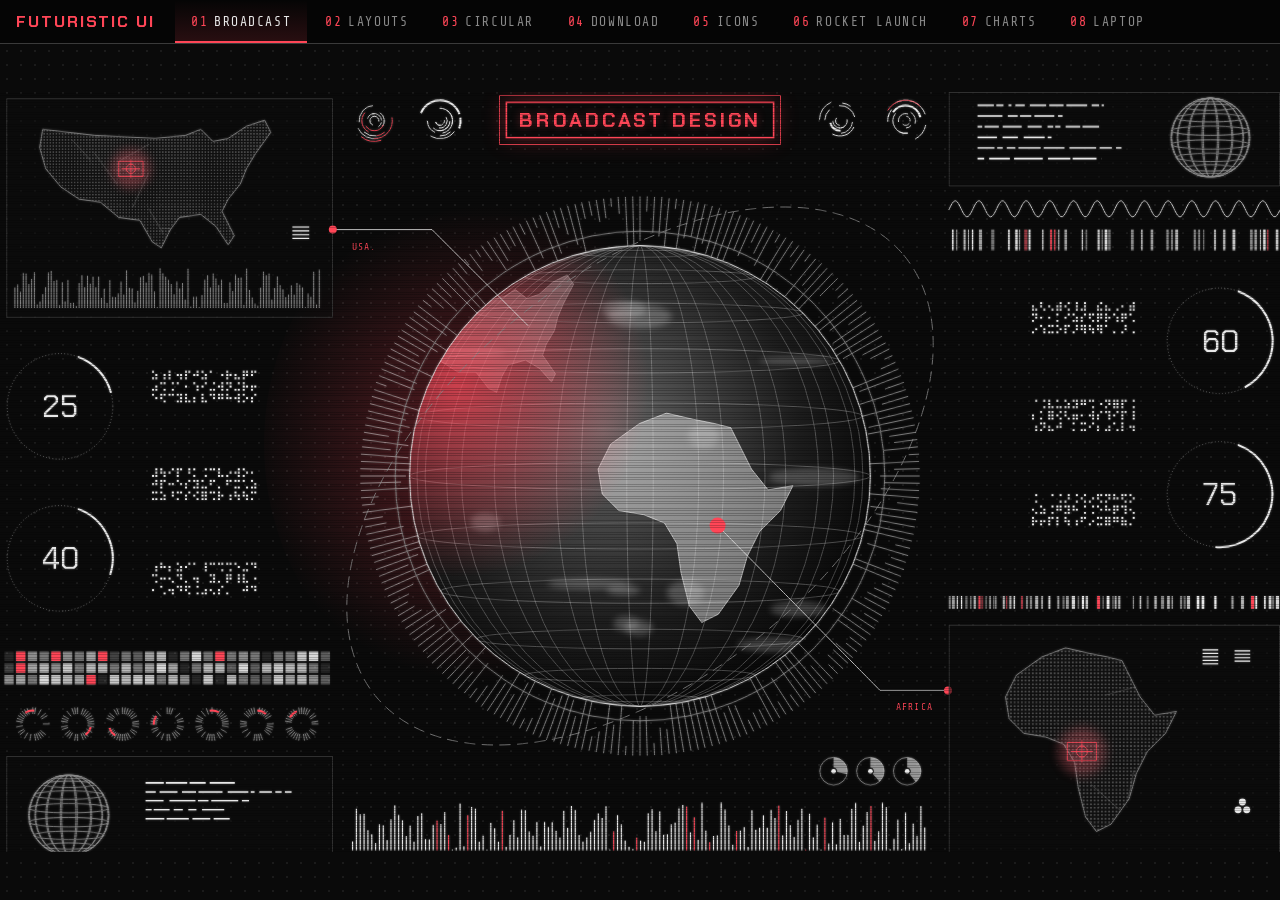
<file: index.html>
<!doctype html>
<html lang="en">
<head>
<meta charset="utf-8">
<title>Futuristic UI Mock-ups</title>
<link rel="stylesheet" href="styles/tokens.css">
<style>
  * { box-sizing: border-box; }
  html, body { margin: 0; height: 100%; background: var(--bg); color: var(--text); font-family: var(--font-mono); overflow: hidden; }
  body { display: flex; flex-direction: column; }
  nav { display: flex; align-items: stretch; gap: 2px; padding: 0 10px; background: #050505; border-bottom: 1px solid var(--line); flex: none; overflow-x: auto; }
  .brand { display: flex; align-items: center; padding: 0 18px 0 6px; font-family: var(--font-display); font-weight: 700; letter-spacing: .12em; color: var(--red); white-space: nowrap; }
  button {
    font: inherit; font-size: 13px; letter-spacing: .12em; text-transform: uppercase; white-space: nowrap;
    background: none; color: var(--text-dim); border: 0; border-bottom: 2px solid transparent;
    padding: 14px 16px 12px; cursor: pointer;
  }
  button:hover { color: var(--text); }
  button[aria-selected="true"] { color: var(--text); border-bottom-color: var(--red); background: linear-gradient(0deg, rgba(255,70,87,.14), transparent); }
  button .n { color: var(--red); margin-right: 6px; }
  iframe { flex: 1; width: 100%; border: 0; display: block; }
</style>
</head>
<body>
<nav role="tablist">
  <span class="brand">FUTURISTIC UI</span>
</nav>
<iframe id="view" title="Mock-up"></iframe>
<script>
  // One tab per frame of the Figma file, in the same order.
  const tabs = [
    ["broadcast", "Broadcast"],
    ["layouts", "Layouts"],
    ["circular", "Circular"],
    ["download", "Download"],
    ["icons", "Icons"],
    ["launch", "Rocket Launch"],
    ["charts", "Charts"],
    ["laptop", "Laptop"],
  ];
  const nav = document.querySelector("nav"), view = document.getElementById("view");
  const buttons = tabs.map(([id, name], i) => {
    const b = document.createElement("button");
    b.setAttribute("role", "tab");
    b.innerHTML = `<span class="n">0${i + 1}</span>${name}`;
    // clicking the open tab again reloads it (handy for getting back from a full-size layout)
    b.onclick = () => (location.hash.slice(1) === id ? open(id) : (location.hash = id));
    nav.appendChild(b);
    return b;
  });
  function open(id) {
    const i = Math.max(0, tabs.findIndex((t) => t[0] === id));
    buttons.forEach((b, j) => b.setAttribute("aria-selected", i === j));
    view.src = `screens/${tabs[i][0]}.html`;
  }
  // Number keys 1-8 switch tabs too.
  addEventListener("keydown", (e) => { const n = +e.key; if (n >= 1 && n <= tabs.length) buttons[n - 1].click(); });
  addEventListener("message", (e) => { if (e.origin === location.origin && buttons[e.data?.tab - 1]) buttons[e.data.tab - 1].click(); });
  addEventListener("hashchange", () => open(location.hash.slice(1)));
  open(location.hash.slice(1));
</script>
</body>
</html>
</file>
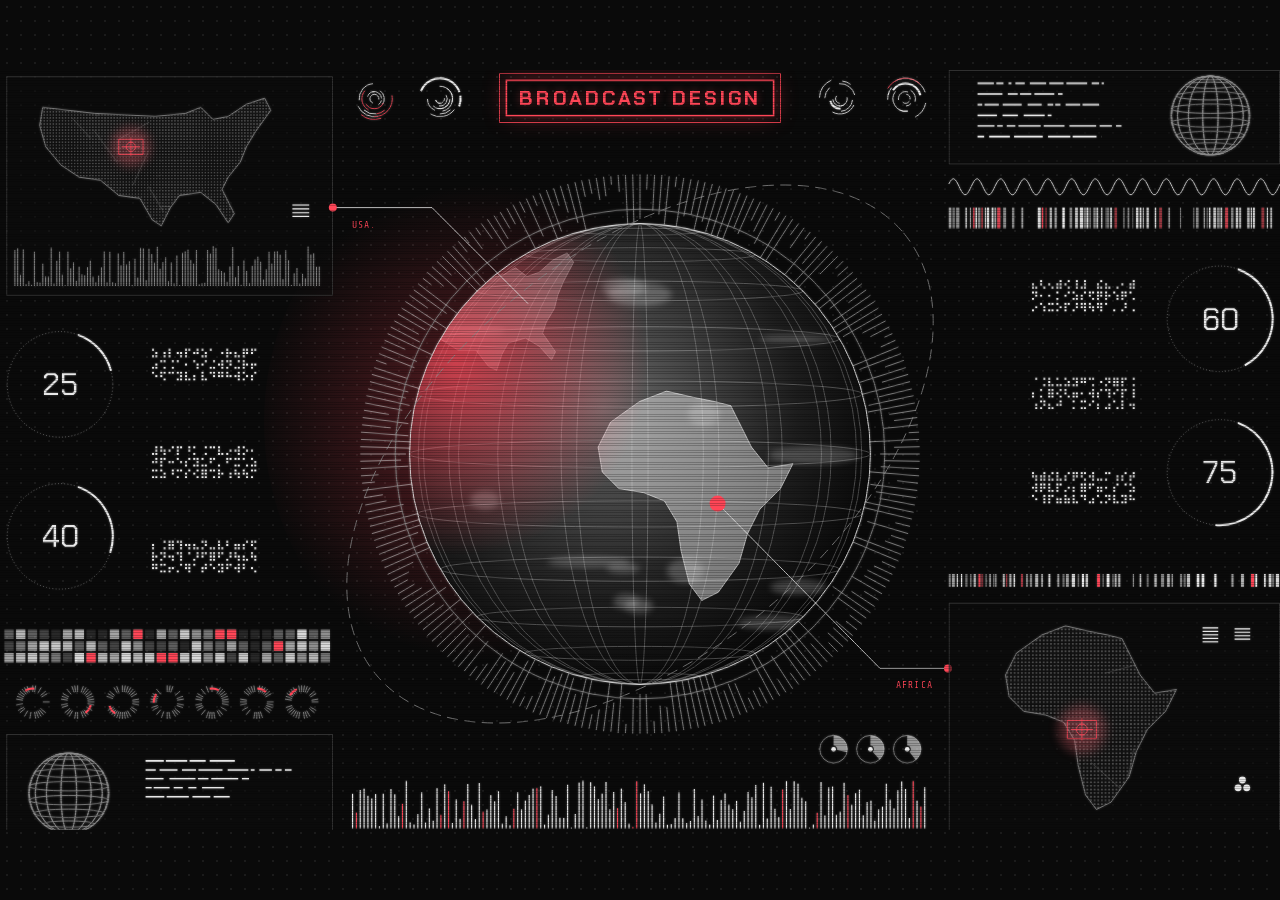
<file: screens/broadcast.html>
<!doctype html>
<html lang="en">
<head>
<meta charset="utf-8">
<title>Broadcast</title>
<link rel="stylesheet" href="../styles/hud.css">
</head>
<body>
<div class="stage">
  <div class="glow" style="left:330px;top:120px;width:560px;height:640px"></div>

  <!-- top center: title + four spinning discs -->
  <div class="banner ghost bracket" style="left:632px;top:12px;width:336px;height:46px;font-size:25px">Broadcast Design</div>
  <div data-part="segs" data-red style="left:440px;top:8px;width:56px;height:56px"></div>
  <div data-part="segs" style="left:522px;top:8px;width:56px;height:56px"></div>
  <div data-part="segs" style="left:1022px;top:8px;width:56px;height:56px"></div>
  <div data-part="segs" data-red style="left:1104px;top:8px;width:56px;height:56px"></div>

  <!-- top left: USA map -->
  <div class="panel" style="left:8px;top:8px;width:408px;height:274px"></div>
  <div data-part="map" data-which="usa" data-mx="64" data-my="40" style="left:24px;top:20px;width:340px;height:190px"></div>
  <div data-part="icon" data-i="11" style="left:362px;top:162px;width:28px;height:28px"></div>
  <div data-part="bars" data-live data-rate="2" data-n="110" data-w="384" data-h="50" data-fill=".35" style="left:18px;top:220px;width:384px;height:50px;opacity:.55"></div>

  <!-- left column: dials and dot "text" -->
  <div data-part="gauge" data-value="25" style="left:0;top:318px;width:150px;height:150px"></div>
  <div data-part="gauge" data-value="40" style="left:0;top:508px;width:150px;height:150px"></div>
  <div data-part="braille" data-live data-rate="8" data-cols="13" data-rows="3" style="left:188px;top:326px;width:134px;height:84px"></div>
  <div data-part="braille" data-live data-rate="9" data-cols="13" data-rows="3" style="left:188px;top:448px;width:134px;height:84px"></div>
  <div data-part="braille" data-live data-rate="7" data-cols="13" data-rows="3" style="left:188px;top:566px;width:134px;height:84px"></div>
  <div data-part="grid" data-live data-rate="3" data-red data-cols="28" data-rows="3" data-w="410" data-h="44" style="left:4px;top:698px;width:410px;height:44px"></div>
  <div data-part="dials" data-n="7" style="left:4px;top:762px;width:410px;height:56px"></div>

  <!-- bottom left: small globe + text lines -->
  <div class="panel" style="left:8px;top:830px;width:408px;height:130px"></div>
  <div data-part="globe" data-lat="9" data-lon="8" data-dim style="left:30px;top:848px;width:112px;height:112px"></div>
  <div data-part="dashes" data-rows="5" style="left:182px;top:858px;width:200px;height:56px"></div>

  <!-- center: the Earth -->
  <div data-part="ticks" data-n="240" data-rand data-len="9" style="left:420px;top:100px;width:760px;height:760px;opacity:.6"></div>
  <div data-part="earth" style="left:440px;top:120px;width:720px;height:720px"></div>
  <svg class="hud" viewBox="0 0 1600 950" style="left:0;top:0;width:1600px;height:950px;pointer-events:none">
    <ellipse cx="800" cy="480" rx="430" ry="250" transform="rotate(-40 800 480)" class="d" style="stroke-dasharray:14 8"/>
    <path d="M416 172H540L660 292"/><circle cx="416" cy="172" r="5" class="fr"/>
    <path d="M1185 748H1100L897 542"/><circle cx="1185" cy="748" r="5" class="fr"/>
    <circle cx="897" cy="542" r="10" class="fr blink"/>
  </svg>
  <div class="lbl red" style="left:440px;top:186px;font-size:12px">USA.</div>
  <div class="lbl red" style="left:1120px;top:762px;font-size:12px">Africa</div>
  <div data-part="dials" data-kind="disc" data-n="3" style="left:1018px;top:826px;width:140px;height:46px"></div>
  <div data-part="bars" data-live data-red data-n="150" data-w="720" data-h="60" data-fill=".3" style="left:440px;top:888px;width:720px;height:60px"></div>

  <!-- top right -->
  <div class="panel" style="left:1186px;top:0;width:414px;height:118px"></div>
  <div data-part="dashes" data-rows="6" style="left:1222px;top:10px;width:200px;height:80px"></div>
  <div data-part="globe" data-lat="9" data-lon="8" data-dim style="left:1458px;top:2px;width:110px;height:110px"></div>
  <div data-part="line" data-live data-k="14" data-w="414" data-h="24" data-speed=".5" style="left:1186px;top:134px;width:414px;height:24px"></div>
  <div data-part="barcode" data-live data-rate="2" data-w="414" data-h="26" style="left:1186px;top:172px;width:414px;height:26px"></div>

  <!-- right column: dot "text" and dials -->
  <div data-part="braille" data-live data-rate="8" data-cols="13" data-rows="3" style="left:1288px;top:240px;width:132px;height:84px"></div>
  <div data-part="braille" data-live data-rate="9" data-cols="13" data-rows="3" style="left:1288px;top:362px;width:132px;height:84px"></div>
  <div data-part="braille" data-live data-rate="7" data-cols="13" data-rows="3" style="left:1288px;top:480px;width:132px;height:84px"></div>
  <div data-part="gauge" data-value="60" style="left:1450px;top:236px;width:150px;height:150px"></div>
  <div data-part="gauge" data-value="75" style="left:1450px;top:428px;width:150px;height:150px"></div>
  <div data-part="barcode" data-w="414" data-h="16" style="left:1186px;top:630px;width:414px;height:16px"></div>

  <!-- bottom right: Africa map -->
  <div class="panel" style="left:1186px;top:666px;width:414px;height:290px"></div>
  <div data-part="map" data-which="africa" data-mx="44" data-my="60" style="left:1236px;top:688px;width:260px;height:250px"></div>
  <div data-part="icon" data-i="19" style="left:1500px;top:692px;width:26px;height:26px"></div>
  <div data-part="icon" data-i="11" style="left:1540px;top:692px;width:26px;height:26px"></div>
  <div data-part="icon" data-i="49" style="left:1540px;top:880px;width:26px;height:26px"></div>
</div>
<script src="../js/parts.js"></script>
</body>
</html>
</file>
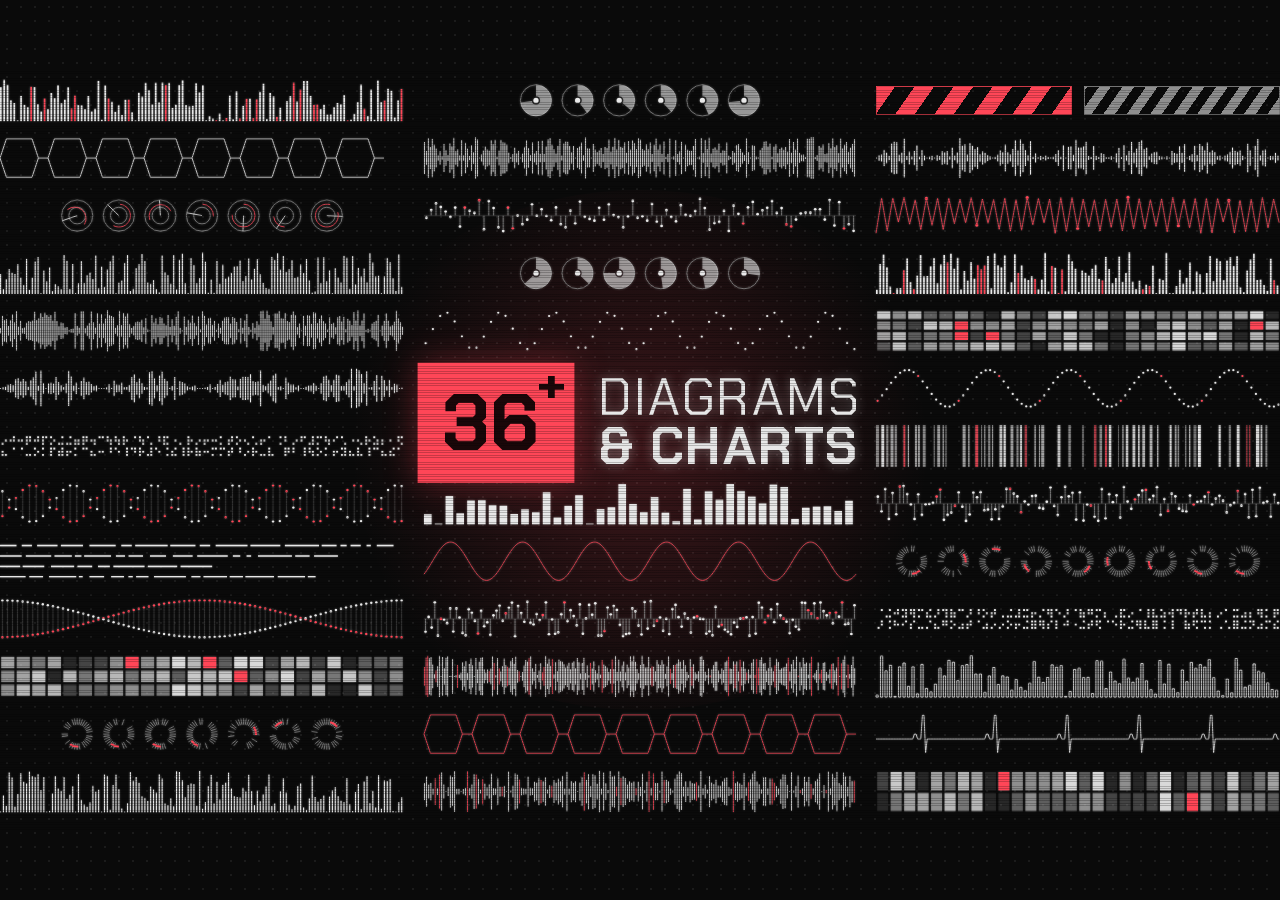
<file: screens/charts.html>
<!doctype html>
<html lang="en">
<head>
<meta charset="utf-8">
<title>Diagrams &amp; Charts</title>
<link rel="stylesheet" href="../styles/hud.css">
</head>
<body>
<div class="stage" id="stage">
  <div class="glow" style="left:400px;top:150px;width:800px;height:650px;opacity:.6"></div>
  <div class="kit-title" style="left:522px;top:366px;gap:30px">
    <div class="count" style="font-size:100px;line-height:150px">36<sup>+</sup></div>
    <div class="words" style="font-size:64px"><span>Diagrams</span><b>&amp; Charts</b></div>
  </div>
</div>
<script>
  // Three columns of chart strips, each row 66px tall. null = gap left for the title.
  const L = { live: "" };
  const columns = [
    { x: 0, w: 505, rows: [
      { part: "bars", n: 120, fill: ".5", red: "", ...L, rate: 2 },
      { part: "chain" },
      { part: "dials", n: 7, kind: "radar" },
      { part: "bars", n: 140, fill: ".4", ...L, rate: 2 },
      { part: "bars", n: 200, fill: ".3", mirror: "", ...L },
      { part: "bars", n: 160, fill: ".4", mirror: "", env: 4, ...L },
      { part: "braille", cols: 50, rows: 2 },
      { part: "helix", k: 5, ...L, speed: ".25" },
      { part: "dashes", rows: 4 },
      { part: "helix", k: 1, n: 80, ...L, speed: ".2" },
      { part: "grid", cols: 26, rows: 3, ...L, rate: 4 },
      { part: "dials", n: 7 },
      { part: "bars", n: 140, fill: ".4", ...L, rate: 3 },
    ]},
    { x: 530, w: 540, rows: [
      { part: "dials", n: 6, kind: "disc" },
      { part: "bars", n: 220, fill: ".3", mirror: "", ...L },
      { part: "stems", n: 90, ...L, rate: 2 },
      { part: "dials", n: 6, kind: "disc" },
      { part: "dotwave", n: 60, k: 8, ...L, speed: ".3" },
      null, null,
      { part: "bars", n: 40, fill: ".7", ...L, rate: 3 },
      { part: "line", k: 6, red: "", ...L, speed: ".3" },
      { part: "stems", n: 140 },
      { part: "bars", n: 260, fill: ".3", mirror: "", red: "", ...L },
      { part: "chain", red: "" },
      { part: "bars", n: 200, fill: ".35", mirror: "", red: "", ...L },
    ]},
    { x: 1095, w: 505, rows: [
      { part: "hazardbar" },
      { part: "bars", n: 160, fill: ".4", mirror: "", env: 7, ...L },
      { part: "line", type: "zig", red: "", marks: "", ...L, rate: 3 },
      { part: "bars", n: 120, fill: ".5", red: "", ...L, rate: 2 },
      { part: "grid", cols: 26, rows: 4, ...L, rate: 3 },
      { part: "dotwave", n: 90, k: 5, red: "", ...L, speed: ".25" },
      { part: "barcode", ...L, rate: 3 },
      { part: "stems", n: 110, ...L, rate: 3 },
      { part: "dials", n: 9 },
      { part: "braille", cols: 50, rows: 2 },
      { part: "bars", n: 90, fill: ".5", hollow: "", ...L, rate: 3 },
      { part: "line", type: "ecg", ...L, speed: ".5" },
      { part: "grid", cols: 30, rows: 2, ...L, rate: 5 },
    ]},
  ];
  const stage = document.getElementById("stage");
  for (const col of columns)
    col.rows.forEach((spec, i) => {
      if (!spec) return;
      const el = document.createElement("div");
      const top = 12 + i * 72, h = 52;
      Object.assign(el.style, { left: `${col.x}px`, top: `${top}px`, width: `${col.w}px`, height: `${h}px` });
      if (spec.part === "hazardbar") {
        el.innerHTML = `<div class="hazard" style="position:absolute;inset:8px 260px 8px 0;border:1px solid var(--red)"></div>` +
          `<div class="hazard white" style="position:absolute;inset:8px 0 8px 260px;opacity:.6;border:1px solid var(--text)"></div>`;
      } else {
        for (const [k, v] of Object.entries(spec)) el.dataset[k] = v;
        // dials and braille keep their own shape; everything else is drawn to fill the row
        if (!["dials", "braille"].includes(spec.part)) { el.dataset.w = col.w; el.dataset.h = h; }
      }
      stage.appendChild(el);
    });
</script>
<script src="../js/parts.js"></script>
</body>
</html>
</file>
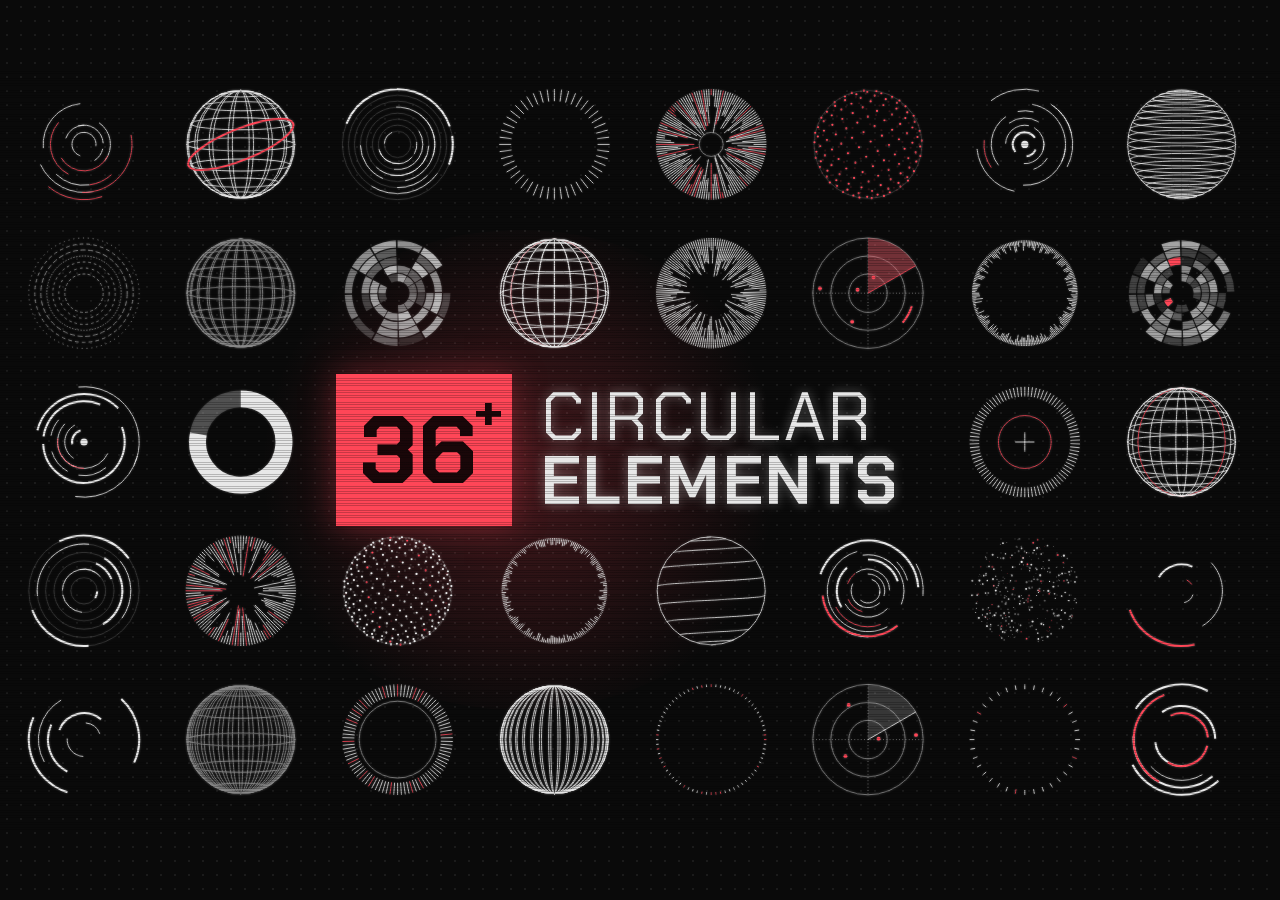
<file: screens/circular.html>
<!doctype html>
<html lang="en">
<head>
<meta charset="utf-8">
<title>Circular Elements</title>
<link rel="stylesheet" href="../styles/hud.css">
</head>
<body>
<div class="stage" id="stage">
  <div class="glow" style="left:300px;top:200px;width:700px;height:600px;opacity:.7"></div>
  <div class="kit-title" style="left:420px;top:380px">
    <div class="count">36<sup>+</sup></div>
    <div class="words"><span>Circular</span><b>Elements</b></div>
  </div>
</div>
<script>
  // 8 x 5 grid of round pieces; the middle of row 3 is left open for the title.
  const rows = [
    [{ part: "segs", red: "" }, { part: "globe", orbit: "", lat: 8, lon: 8 }, { part: "segs", guides: "", still: "", step: 5 }, { part: "ticks", n: 48, len: 10 },
     { part: "ticks", n: 140, rand: "", len: 32, inner: "", red: "" }, { part: "dotsphere", red: "" }, { part: "segs", red: "", dot: "" }, { part: "globe", lat: 22, lon: 0 }],
    [{ part: "dashrings" }, { part: "globe", lat: 8, lon: 12, dim: "" }, { part: "sectors", n: 12 }, { part: "globe", lat: 12, lon: 10, red: "" },
     { part: "ticks", n: 150, rand: "", len: 28 }, { part: "radar", red: "" }, { part: "ticks", n: 200, rand: "", len: 8, r: 44 }, { part: "sectors", red: "" }],
    [{ part: "segs", red: "", dot: "" }, { part: "progress", value: 78 }, null, null, null, null, { part: "ticks", n: 90, len: 8, target: "" }, { part: "globe", lat: 12, lon: 6, red: "" }],
    [{ part: "segs", guides: "", step: 7 }, { part: "ticks", n: 120, rand: "", len: 30, red: "" }, { part: "dotsphere", n: 400 }, { part: "ticks", n: 180, rand: "", len: 6, r: 44 },
     { part: "spiral" }, { part: "segs", red: "", step: 4 }, { part: "cloud" }, { part: "segs", still: "", step: 12, red: "" }],
    [{ part: "segs", step: 8 }, { part: "globe", lat: 6, lon: 16, dim: "" }, { part: "ticks", n: 90, len: 10, inner: "", red: "" }, { part: "globe", lat: 1, lon: 18 },
     { part: "ticks", n: 72, len: 2, red: "" }, { part: "radar" }, { part: "ticks", n: 36, len: 4, red: "" }, { part: "segs", red: "", min: 20 }],
  ];
  const stage = document.getElementById("stage");
  rows.forEach((row, y) => row.forEach((spec, x) => {
    if (!spec) return;
    const el = document.createElement("div");
    for (const [k, v] of Object.entries(spec)) el.dataset[k] = v;
    Object.assign(el.style, { left: `${30 + x * 196}px`, top: `${18 + y * 186}px`, width: "150px", height: "150px" });
    stage.appendChild(el);
  }));
</script>
<script src="../js/parts.js"></script>
</body>
</html>
</file>
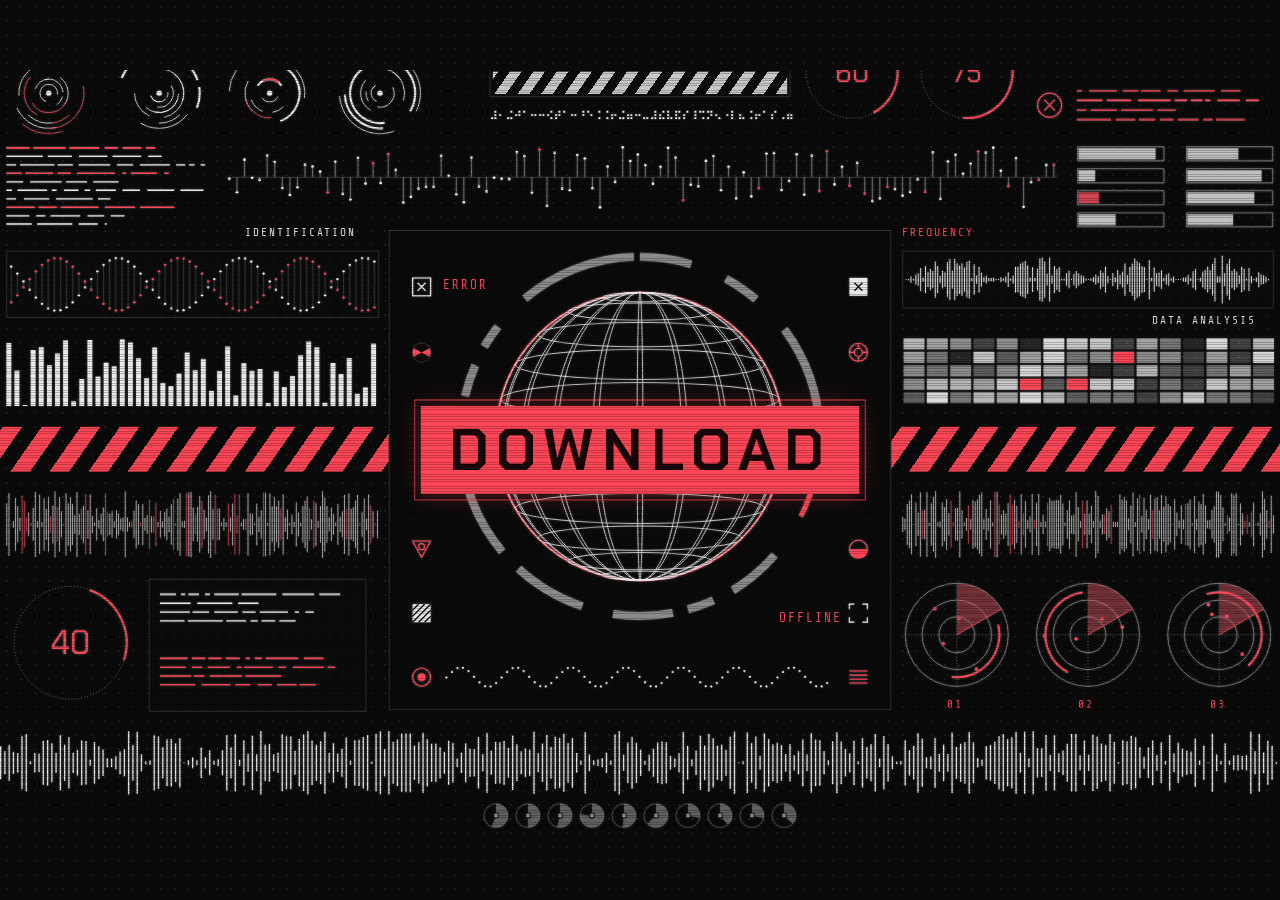
<file: screens/download.html>
<!doctype html>
<html lang="en">
<head>
<meta charset="utf-8">
<title>Download</title>
<link rel="stylesheet" href="../styles/hud.css">
</head>
<body>
<div class="stage">
  <!-- top strip -->
  <div data-part="segs" data-red data-dot style="left:6px;top:-26px;width:110px;height:110px"></div>
  <div data-part="segs" data-dot style="left:144px;top:-26px;width:110px;height:110px"></div>
  <div data-part="segs" data-red data-dot style="left:282px;top:-26px;width:110px;height:110px"></div>
  <div data-part="segs" data-dot style="left:420px;top:-26px;width:110px;height:110px"></div>
  <div class="panel" style="left:612px;top:-2px;width:376px;height:36px"></div>
  <div class="hazard white" style="left:616px;top:2px;width:368px;height:28px;opacity:.85"></div>
  <div data-part="braille" data-live data-rate="6" data-cols="38" data-rows="1" style="left:612px;top:48px;width:380px;height:16px"></div>
  <div data-part="gauge" data-value="60" data-red style="left:1000px;top:-62px;width:130px;height:130px"></div>
  <div data-part="gauge" data-value="75" data-red style="left:1144px;top:-62px;width:130px;height:130px"></div>
  <div data-part="icon" data-i="15" style="left:1292px;top:24px;width:40px;height:40px"></div>
  <div data-part="dashes" data-allred data-rows="4" style="left:1346px;top:20px;width:244px;height:48px"></div>

  <!-- second row -->
  <div data-part="dashes" data-red data-rows="10" style="left:8px;top:92px;width:262px;height:106px"></div>
  <div data-part="stems" data-live data-rate="2" data-n="110" data-w="1040" data-h="84" style="left:282px;top:92px;width:1040px;height:84px"></div>
  <div data-part="meters" data-live data-rate="4" data-rows="4" style="left:1346px;top:92px;width:110px;height:110px"></div>
  <div data-part="meters" data-live data-rate="5" data-rows="4" style="left:1482px;top:92px;width:110px;height:110px"></div>

  <!-- left side -->
  <div class="lbl" style="left:306px;top:196px">Identification</div>
  <div class="panel" style="left:8px;top:226px;width:466px;height:84px"></div>
  <div data-part="helix" data-live data-speed=".25" data-w="460" data-h="72" style="left:11px;top:232px;width:460px;height:72px"></div>
  <div data-part="bars" data-live data-rate="3" data-n="46" data-fill=".6" data-w="466" data-h="84" style="left:8px;top:336px;width:466px;height:84px"></div>

  <!-- right side -->
  <div class="lbl red" style="left:1128px;top:196px">Frequency</div>
  <div class="panel" style="left:1128px;top:226px;width:464px;height:72px"></div>
  <div data-part="bars" data-live data-mirror data-env="4" data-n="150" data-fill=".4" data-w="456" data-h="60" style="left:1132px;top:232px;width:456px;height:60px"></div>
  <div class="lbl" style="left:1440px;top:306px">Data analysis</div>
  <div data-part="grid" data-live data-rate="4" data-cols="16" data-rows="5" data-w="466" data-h="84" style="left:1128px;top:334px;width:466px;height:84px"></div>

  <!-- the red warning band right across the screen -->
  <div class="hazard" style="left:0;top:446px;width:1600px;height:56px"></div>

  <!-- center panel: globe, status icons, DOWNLOAD banner -->
  <div class="panel solid" style="left:486px;top:200px;width:628px;height:600px"></div>
  <div data-part="bezel" style="left:556px;top:214px;width:488px;height:488px"></div>
  <div data-part="globe" data-lat="12" data-lon="10" data-redrim style="left:600px;top:258px;width:400px;height:400px"></div>
  <div data-part="icon" data-i="64" style="left:512px;top:256px;width:30px;height:30px"></div>
  <div class="lbl red" style="left:554px;top:260px;font-size:16px">Error</div>
  <div data-part="icon" data-i="65" style="left:1058px;top:256px;width:30px;height:30px"></div>
  <div data-part="icon" data-i="58" data-red style="left:512px;top:338px;width:30px;height:30px"></div>
  <div data-part="icon" data-i="36" data-red style="left:1058px;top:338px;width:30px;height:30px"></div>
  <div data-part="icon" data-i="53" data-red style="left:512px;top:584px;width:30px;height:30px"></div>
  <div data-part="icon" data-i="66" data-red style="left:1058px;top:584px;width:30px;height:30px"></div>
  <div data-part="icon" data-i="13" style="left:512px;top:664px;width:30px;height:30px"></div>
  <div data-part="icon" data-i="31" style="left:1058px;top:664px;width:30px;height:30px"></div>
  <div class="lbl red blink" style="left:974px;top:676px;font-size:16px">Offline</div>
  <div data-part="icon" data-i="41" style="left:512px;top:744px;width:30px;height:30px"></div>
  <div data-part="dotwave" data-live data-speed=".35" data-n="70" data-k="7" data-w="480" data-h="30" style="left:556px;top:744px;width:480px;height:30px"></div>
  <div data-part="icon" data-i="11" data-red style="left:1058px;top:744px;width:30px;height:30px"></div>
  <div class="banner bracket" style="left:526px;top:420px;width:548px;height:110px;font-size:72px">Download</div>

  <!-- below the band -->
  <div data-part="bars" data-live data-mirror data-red data-n="170" data-fill=".22" data-w="466" data-h="84" style="left:8px;top:526px;width:466px;height:84px;opacity:.85"></div>
  <div data-part="bars" data-live data-mirror data-red data-n="170" data-fill=".22" data-w="466" data-h="84" style="left:1128px;top:526px;width:466px;height:84px;opacity:.85"></div>
  <div data-part="gauge" data-value="40" data-red style="left:8px;top:636px;width:160px;height:160px"></div>
  <div class="panel" style="left:186px;top:636px;width:272px;height:166px"></div>
  <div data-part="dashes" data-rows="4" style="left:200px;top:650px;width:244px;height:44px"></div>
  <div data-part="dashes" data-allred data-rows="4" style="left:200px;top:730px;width:244px;height:44px"></div>
  <div data-part="radar" data-red style="left:1126px;top:636px;width:140px;height:140px"></div>
  <div data-part="radar" data-red style="left:1290px;top:636px;width:140px;height:140px"></div>
  <div data-part="radar" data-red style="left:1454px;top:636px;width:140px;height:140px"></div>
  <div class="lbl red" style="left:1184px;top:786px">01</div>
  <div class="lbl red" style="left:1348px;top:786px">02</div>
  <div class="lbl red" style="left:1512px;top:786px">03</div>

  <!-- bottom noise line -->
  <div data-part="bars" data-live data-mirror data-n="300" data-fill=".3" data-w="1600" data-h="80" style="left:0;top:826px;width:1600px;height:80px"></div>
  <div data-part="dials" data-kind="disc" data-n="10" style="left:400px;top:912px;width:800px;height:40px;opacity:.6"></div>
</div>
<script src="../js/parts.js"></script>
</body>
</html>
</file>
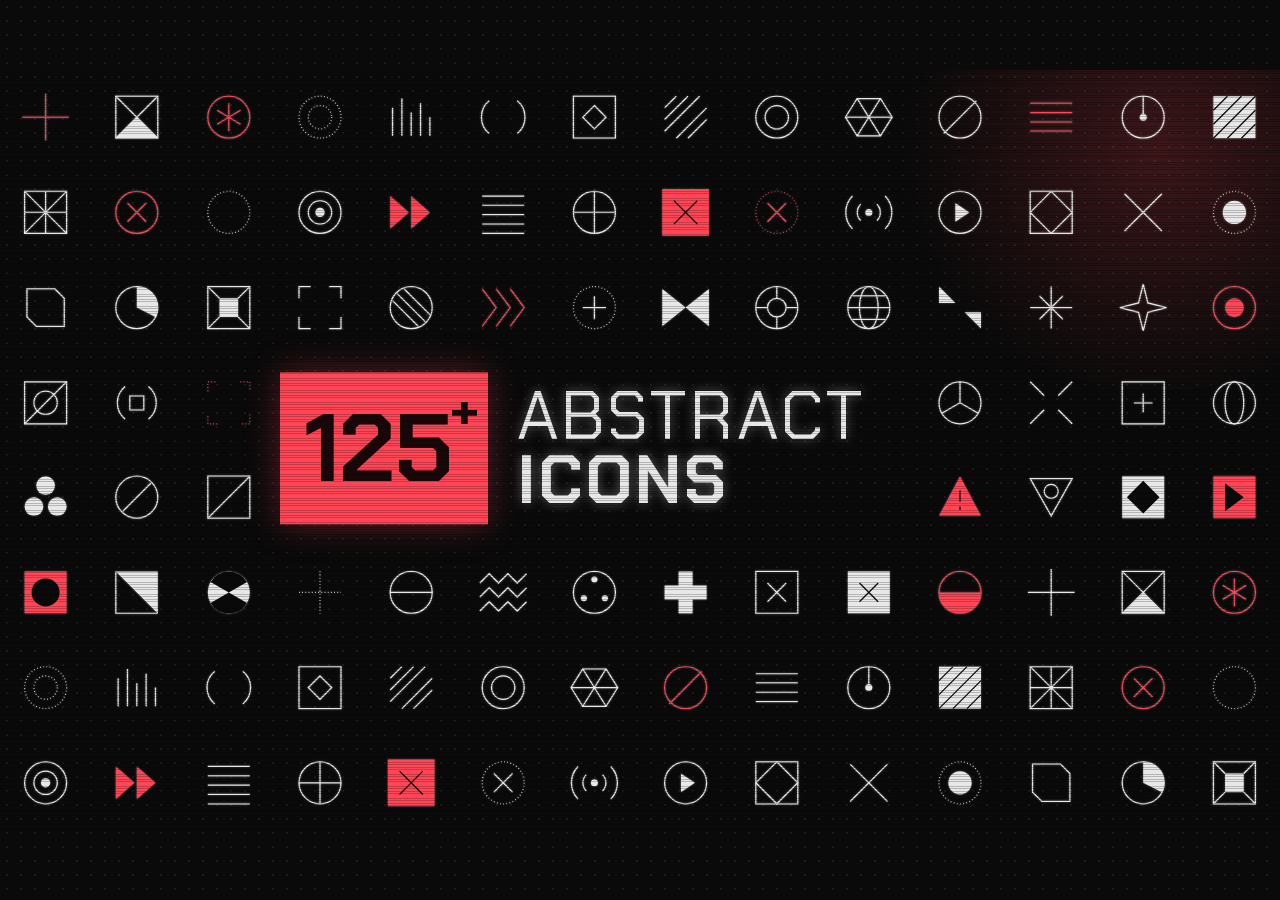
<file: screens/icons.html>
<!doctype html>
<html lang="en">
<head>
<meta charset="utf-8">
<title>Abstract Icons</title>
<link rel="stylesheet" href="../styles/hud.css">
<style>
  .cell { transition: transform .15s; }
  .cell:hover { transform: scale(1.25); }
  .cell:hover svg { --text: var(--red); }
</style>
</head>
<body>
<div class="stage" id="stage">
  <div class="glow" style="left:1100px;top:-200px;width:700px;height:600px;opacity:.6"></div>
  <div class="kit-title" style="left:350px;top:378px">
    <div class="count">125<sup>+</sup></div>
    <div class="words"><span>Abstract</span><b>Icons</b></div>
  </div>
</div>
<script>
  // 14 x 8 grid of icons; a block in the middle is left open for the title.
  const stage = document.getElementById("stage");
  const cols = 14, rows = 8, cw = 1600 / cols, ch = 950 / rows;
  let i = 0;
  for (let y = 0; y < rows; y++)
    for (let x = 0; x < cols; x++) {
      if ((y === 3 || y === 4) && x >= 3 && x <= 9) continue;
      const el = document.createElement("div");
      el.className = "cell";
      el.dataset.part = "icon";
      el.dataset.i = i;
      if ((i * 7) % 11 === 0) el.dataset.red = "";
      Object.assign(el.style, { left: `${x * cw + (cw - 70) / 2}px`, top: `${y * ch + (ch - 70) / 2}px`, width: "70px", height: "70px" });
      stage.appendChild(el);
      i++;
    }
</script>
<script src="../js/parts.js"></script>
</body>
</html>
</file>
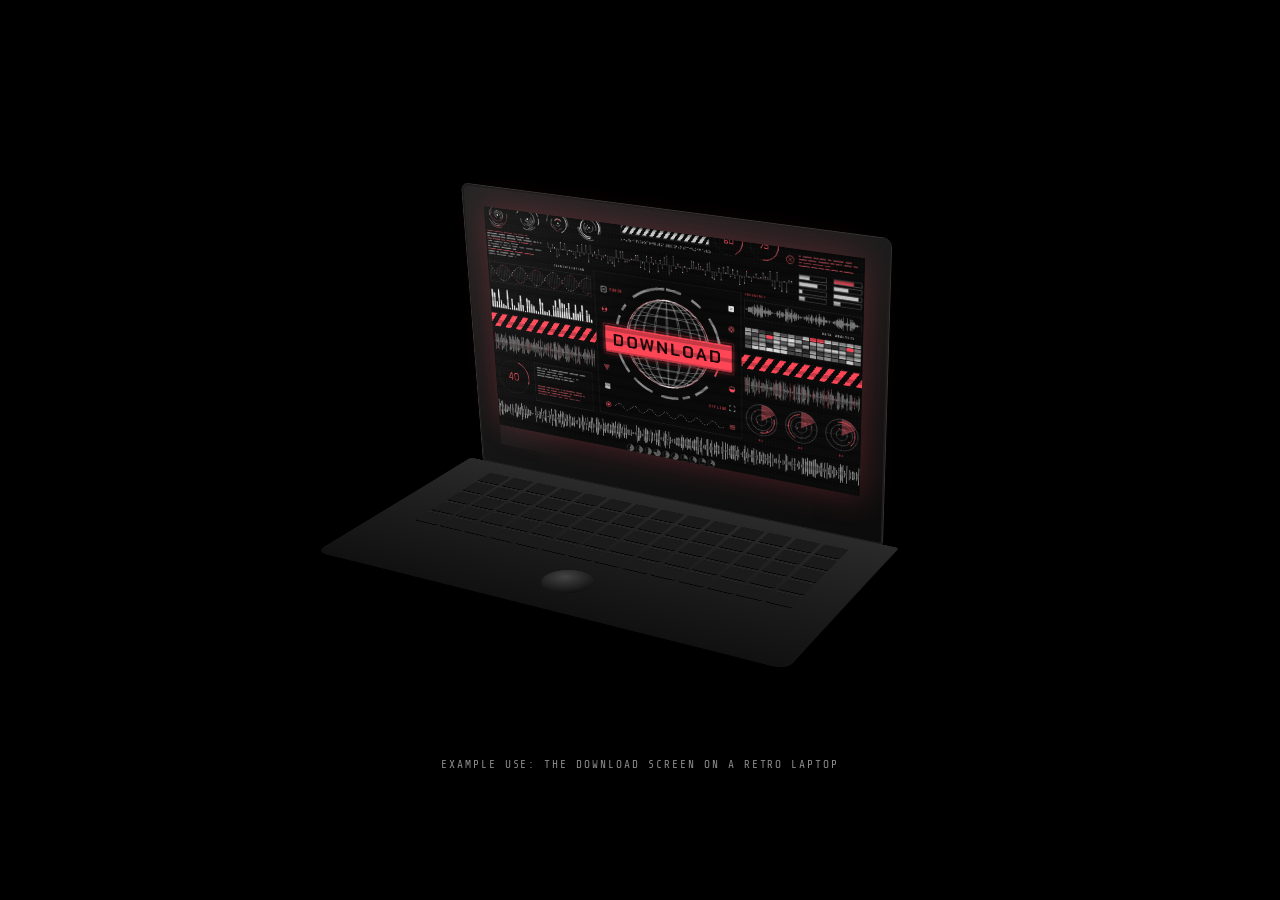
<file: screens/laptop.html>
<!doctype html>
<html lang="en">
<head>
<meta charset="utf-8">
<title>Laptop</title>
<link rel="stylesheet" href="../styles/hud.css">
<style>
  body { background: #000; background-image: none; }
  .stage::after { display: none; }
  .scene { left: 0; top: 0; width: 1600px; height: 950px; perspective: 2200px; }
  .laptop { position: absolute; left: 560px; top: 160px; width: 560px; transform-style: preserve-3d; transform: rotateX(-22deg) rotateY(-28deg); animation: sway 9s ease-in-out infinite alternate; }
  @keyframes sway { to { transform: rotateX(-22deg) rotateY(-12deg); } }
  .lid { position: relative; width: 560px; height: 380px; background: linear-gradient(160deg, #262626, #0b0b0b); border-radius: 10px 10px 4px 4px; padding: 26px 30px 30px; box-shadow: inset 0 0 0 2px #1d1d1d, 0 0 0 1px #333; transform-origin: bottom; transform: rotateX(-4deg); }
  .screen { width: 500px; height: 296px; overflow: hidden; background: #000; box-shadow: 0 0 40px rgba(255, 70, 87, .25); }
  .screen iframe { width: 1600px; height: 950px; border: 0; transform: scale(.3125); transform-origin: 0 0; pointer-events: none; }
  .glare { position: absolute; inset: 26px 30px 30px; background: linear-gradient(115deg, rgba(255,255,255,.08), transparent 40%); pointer-events: none; }
  .base { position: relative; width: 600px; height: 330px; margin-left: -20px; background: linear-gradient(180deg, #2a2a2a, #111); border-radius: 4px 4px 14px 14px; transform-origin: top; transform: rotateX(90deg); box-shadow: 0 30px 60px rgba(0, 0, 0, .9), 0 0 0 1px #2a2a2a; }
  .keys { position: absolute; left: 50px; top: 30px; right: 50px; height: 170px; display: grid; grid-template-columns: repeat(14, 1fr); gap: 5px; }
  .keys span { background: #1b1b1b; border-radius: 3px; box-shadow: 0 2px 0 #050505, inset 0 1px 0 #2a2a2a; }
  .ball { position: absolute; left: 270px; top: 230px; width: 60px; height: 60px; border-radius: 50%; background: radial-gradient(circle at 35% 35%, #444, #000); }
  .caption { left: 0; width: 1600px; top: 860px; text-align: center; color: var(--text-dim); }
</style>
</head>
<body>
<div class="stage">
  <div class="scene">
    <div class="laptop">
      <div class="lid">
        <div class="screen"><iframe src="download.html" tabindex="-1"></iframe></div>
        <div class="glare"></div>
      </div>
      <div class="base"><div class="keys" id="keys"></div><div class="ball"></div></div>
    </div>
  </div>
  <div class="lbl caption">Example use: the Download screen on a retro laptop</div>
</div>
<script>
  document.getElementById("keys").innerHTML = "<span></span>".repeat(14 * 5);
</script>
<script src="../js/parts.js"></script>
</body>
</html>
</file>
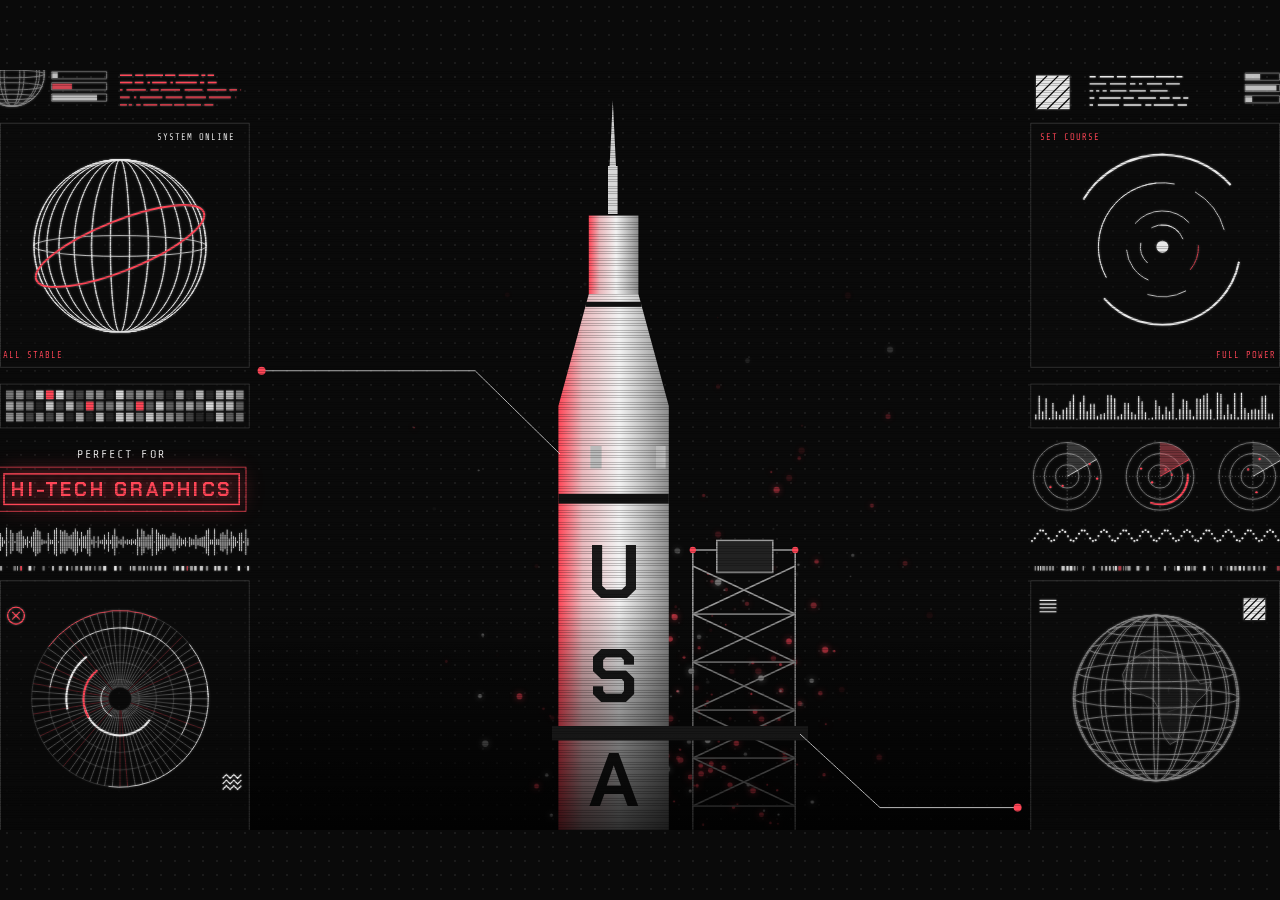
<file: screens/launch.html>
<!doctype html>
<html lang="en">
<head>
<meta charset="utf-8">
<title>Rocket Launch</title>
<link rel="stylesheet" href="../styles/hud.css">
<style>
  #rocket { animation: rumble .12s steps(2) infinite; }
  @keyframes rumble { 50% { transform: translateX(1.5px); } }
  .rocket-text { font-family: var(--font-display); font-weight: 700; font-size: 96px; fill: #1a1a1a; }
</style>
</head>
<body>
<div class="stage">
  <canvas id="sparks" width="1600" height="950" style="left:0;top:0;width:1600px;height:950px"></canvas>

  <!-- the rocket and its tower, drawn by hand -->
  <svg id="rocket" viewBox="0 0 1600 950" style="left:0;top:0;width:1600px;height:950px">
    <defs>
      <linearGradient id="body" x1="0" x2="1">
        <stop offset="0" stop-color="#ff4657"/><stop offset=".22" stop-color="#e9b9bd"/>
        <stop offset=".55" stop-color="#f2f2f2"/><stop offset="1" stop-color="#8d8d8d"/>
      </linearGradient>
      <linearGradient id="fade" x1="0" y1="0" x2="0" y2="1">
        <stop offset=".7" stop-color="#000" stop-opacity="0"/><stop offset="1" stop-color="#000" stop-opacity=".8"/>
      </linearGradient>
    </defs>
    <!-- tower -->
    <g stroke="#9a9a9a" stroke-width="2" fill="none">
      <path d="M866 600V950M994 600V950M866 600H994"/>
      <path d="M866 620L994 680M994 620L866 680M866 680L994 740M994 680L866 740M866 740L994 800M994 740L866 800M866 800L994 860M994 800L866 860M866 860L994 920M994 860L866 920"/>
      <path d="M866 680H994M866 740H994M866 800H994M866 860H994M866 920H994"/>
      <rect x="896" y="588" width="70" height="40" fill="#222"/>
    </g>
    <circle cx="866" cy="600" r="4" fill="#ff4657"/><circle cx="994" cy="600" r="4" fill="#ff4657"/>
    <!-- rocket -->
    <path d="M766 38L770 120H762Z" fill="#cfcfcf"/>
    <rect x="760" y="120" width="12" height="60" fill="#d8d8d8"/>
    <path d="M736 182H798V280H736Z" fill="url(#body)"/>
    <path d="M736 280H798L836 420H698Z" fill="url(#body)"/>
    <rect x="732" y="290" width="70" height="6" fill="#111"/>
    <rect x="698" y="420" width="138" height="530" fill="url(#body)"/>
    <rect x="698" y="530" width="138" height="12" fill="#111"/>
    <path d="M738 470h14v28h-14zM820 470h12v28h-12z" fill="#bbb"/>
    <text class="rocket-text" x="767" y="660" text-anchor="middle">U</text>
    <text class="rocket-text" x="767" y="790" text-anchor="middle">S</text>
    <text class="rocket-text" x="767" y="920" text-anchor="middle">A</text>
    <rect x="690" y="820" width="320" height="18" fill="#2a2a2a"/>
    <rect x="0" y="0" width="1600" height="950" fill="url(#fade)"/>
  </svg>

  <!-- callout lines -->
  <svg class="hud" viewBox="0 0 1600 950" style="left:0;top:0;width:1600px;height:950px;pointer-events:none">
    <path d="M327 376H594L700 480"/><circle cx="327" cy="376" r="5" class="fr"/>
    <path d="M1272 922H1100L1000 830"/><circle cx="1272" cy="922" r="5" class="fr"/>
  </svg>

  <!-- left column -->
  <div data-part="globe" data-lat="8" data-lon="5" data-dim style="left:-30px;top:-40px;width:90px;height:90px"></div>
  <div data-part="meters" data-rows="3" style="left:64px;top:0;width:70px;height:42px"></div>
  <div data-part="dashes" data-allred data-rows="5" style="left:150px;top:2px;width:160px;height:46px"></div>
  <div class="panel" style="left:0;top:66px;width:312px;height:306px"></div>
  <div class="lbl" style="left:196px;top:78px;font-size:11px">System online</div>
  <div data-part="globe" data-lat="2" data-lon="14" data-orbit style="left:30px;top:100px;width:240px;height:240px"></div>
  <div class="lbl red" style="left:4px;top:350px;font-size:11px">All stable</div>
  <div class="panel" style="left:0;top:392px;width:312px;height:56px"></div>
  <div data-part="grid" data-live data-rate="3" data-cols="24" data-rows="3" data-w="300" data-h="42" style="left:6px;top:399px;width:300px;height:42px"></div>
  <div class="lbl" style="left:96px;top:472px;font-size:15px">Perfect for</div>
  <div class="banner ghost bracket" style="left:4px;top:504px;width:296px;height:40px;font-size:24px;background:rgba(255,70,87,.12)">Hi-tech graphics</div>
  <div data-part="bars" data-live data-mirror data-n="120" data-fill=".3" data-w="312" data-h="36" style="left:0;top:572px;width:312px;height:36px"></div>
  <div data-part="barcode" data-w="312" data-h="6" style="left:0;top:620px;width:312px;height:6px"></div>
  <div class="panel" style="left:0;top:638px;width:312px;height:320px"></div>
  <div data-part="icon" data-i="15" style="left:6px;top:668px;width:28px;height:28px"></div>
  <div data-part="ticks" data-n="72" data-len="40" data-red style="left:30px;top:666px;width:240px;height:240px;opacity:.35"></div>
  <div data-part="segs" data-guides data-still data-step="9" data-red style="left:30px;top:666px;width:240px;height:240px"></div>
  <div data-part="icon" data-i="61" style="left:276px;top:876px;width:28px;height:28px"></div>

  <!-- right column -->
  <div data-part="icon" data-i="13" style="left:1288px;top:0;width:56px;height:56px"></div>
  <div data-part="dashes" data-rows="5" style="left:1362px;top:4px;width:180px;height:44px"></div>
  <div data-part="meters" data-rows="3" style="left:1556px;top:2px;width:44px;height:42px"></div>
  <div class="panel" style="left:1288px;top:66px;width:312px;height:306px"></div>
  <div class="lbl red" style="left:1300px;top:78px;font-size:11px">Set course</div>
  <div data-part="segs" data-red data-step="7" data-dot style="left:1328px;top:96px;width:250px;height:250px"></div>
  <div class="lbl red" style="left:1520px;top:350px;font-size:11px">Full power</div>
  <div class="panel" style="left:1288px;top:392px;width:312px;height:56px"></div>
  <div data-part="bars" data-live data-n="70" data-fill=".35" data-w="300" data-h="34" style="left:1294px;top:403px;width:300px;height:34px"></div>
  <div data-part="radar" style="left:1288px;top:462px;width:92px;height:92px"></div>
  <div data-part="radar" data-red style="left:1404px;top:462px;width:92px;height:92px"></div>
  <div data-part="radar" style="left:1520px;top:462px;width:92px;height:92px"></div>
  <div data-part="dotwave" data-live data-n="90" data-k="12" data-speed=".3" data-w="312" data-h="20" style="left:1288px;top:572px;width:312px;height:20px"></div>
  <div data-part="barcode" data-w="312" data-h="6" style="left:1288px;top:620px;width:312px;height:6px"></div>
  <div class="panel" style="left:1288px;top:638px;width:312px;height:320px"></div>
  <div data-part="icon" data-i="11" style="left:1296px;top:656px;width:28px;height:28px"></div>
  <div data-part="icon" data-i="13" style="left:1550px;top:656px;width:36px;height:36px"></div>
  <div data-part="globe" data-lat="10" data-lon="9" data-dim style="left:1330px;top:670px;width:230px;height:230px"></div>
  <div data-part="map" data-which="africa" style="left:1400px;top:720px;width:120px;height:130px;opacity:.7"></div>
</div>

<script>
  // Red and white sparks drifting up and out from the base of the rocket.
  const cv = document.getElementById("sparks"), cx = cv.getContext("2d"), sparks = [];
  function spawn() {
    return { x: 700 + Math.random() * 300, y: 950, vx: (Math.random() - 0.5) * 2.4, vy: -0.6 - Math.random() * 2.2,
      r: 1 + Math.random() * 3, life: 0, max: 120 + Math.random() * 200, red: Math.random() < 0.7 };
  }
  for (let i = 0; i < 220; i++) { const s = spawn(); s.life = Math.random() * s.max; s.x += s.vx * s.life; s.y += s.vy * s.life; sparks.push(s); }
  (function loop() {
    cx.clearRect(0, 0, 1600, 950);
    for (let i = 0; i < sparks.length; i++) {
      const s = sparks[i];
      s.x += s.vx; s.y += s.vy; s.life++;
      if (s.life > s.max) { sparks[i] = spawn(); continue; }
      const a = 1 - s.life / s.max;
      cx.fillStyle = s.red ? `rgba(255,70,87,${a})` : `rgba(255,255,255,${a * 0.8})`;
      cx.shadowColor = s.red ? "#ff4657" : "#fff";
      cx.shadowBlur = 8;
      cx.beginPath(); cx.arc(s.x, s.y, s.r, 0, Math.PI * 2); cx.fill();
    }
    requestAnimationFrame(loop);
  })();
</script>
<script src="../js/parts.js"></script>
</body>
</html>
</file>
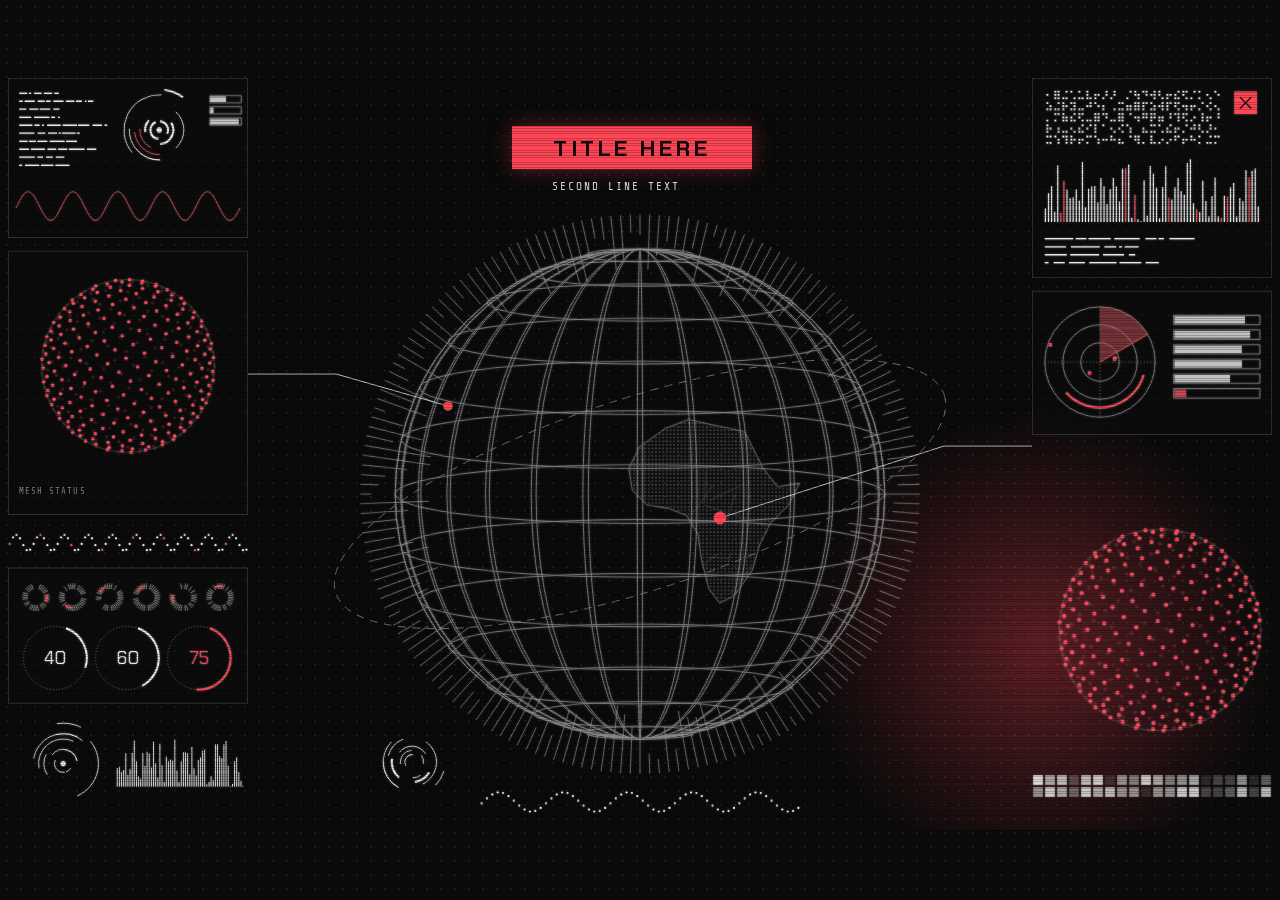
<file: screens/layout-globe.html>
<!doctype html>
<html lang="en">
<head>
<meta charset="utf-8">
<title>Layout: Globe</title>
<link rel="stylesheet" href="../styles/hud.css">
</head>
<body>
<!-- Front card of the kit's "4 pre-made layouts": big world globe with a title, red dot-spheres either side. -->
<div class="stage">
  <div class="glow" style="left:1000px;top:420px;width:600px;height:600px"></div>

  <!-- left column -->
  <div class="panel" style="left:10px;top:10px;width:300px;height:200px"></div>
  <div data-part="dashes" data-rows="10" style="left:24px;top:24px;width:110px;height:100px"></div>
  <div data-part="segs" data-red data-dot style="left:144px;top:20px;width:110px;height:110px"></div>
  <div data-part="meters" data-rows="3" style="left:262px;top:30px;width:40px;height:42px"></div>
  <div data-part="line" data-live data-red data-k="5" data-w="280" data-h="40" style="left:20px;top:150px;width:280px;height:40px"></div>
  <div class="panel" style="left:10px;top:226px;width:300px;height:330px"></div>
  <div data-part="dotsphere" data-red data-n="420" style="left:40px;top:250px;width:240px;height:240px"></div>
  <div class="lbl dim" style="left:24px;top:520px;font-size:11px">Mesh status</div>
  <div data-part="dotwave" data-live data-red data-k="10" data-n="70" data-w="300" data-h="26" style="left:10px;top:578px;width:300px;height:26px"></div>
  <div class="panel" style="left:10px;top:622px;width:300px;height:170px"></div>
  <div data-part="dials" data-n="6" style="left:20px;top:636px;width:280px;height:46px"></div>
  <div data-part="gauge" data-value="40" style="left:24px;top:690px;width:90px;height:90px"></div>
  <div data-part="gauge" data-value="60" style="left:114px;top:690px;width:90px;height:90px"></div>
  <div data-part="gauge" data-value="75" data-red style="left:204px;top:690px;width:90px;height:90px"></div>
  <div data-part="segs" data-dot style="left:24px;top:812px;width:110px;height:110px"></div>
  <div data-part="bars" data-live data-n="60" data-fill=".4" data-w="160" data-h="60" style="left:146px;top:836px;width:160px;height:60px"></div>

  <!-- center globe + title -->
  <div class="banner" style="left:640px;top:70px;width:300px;height:54px;font-size:28px">Title here</div>
  <div class="lbl" style="left:690px;top:138px">Second line text</div>
  <div data-part="ticks" data-n="180" data-rand data-len="10" style="left:420px;top:150px;width:760px;height:760px;opacity:.5"></div>
  <div data-part="globe" data-lat="14" data-lon="14" data-dim style="left:460px;top:190px;width:680px;height:680px"></div>
  <div data-part="map" data-which="africa" style="left:780px;top:430px;width:230px;height:250px;opacity:.8"></div>
  <svg class="hud" viewBox="0 0 1600 950" style="left:0;top:0;width:1600px;height:950px;pointer-events:none">
    <path d="M310 380H420L560 420"/><circle cx="560" cy="420" r="6" class="fr blink"/>
    <path d="M1290 470H1180L900 560"/><circle cx="900" cy="560" r="8" class="fr blink"/>
    <ellipse cx="800" cy="530" rx="400" ry="120" transform="rotate(-18 800 530)" class="d" style="stroke-dasharray:10 8"/>
  </svg>
  <div data-part="segs" style="left:470px;top:820px;width:90px;height:90px"></div>
  <div data-part="dotwave" data-live data-n="60" data-k="5" data-w="400" data-h="30" style="left:600px;top:900px;width:400px;height:30px"></div>

  <!-- right column -->
  <div class="panel" style="left:1290px;top:10px;width:300px;height:250px"></div>
  <div data-part="braille" data-live data-rate="8" data-cols="22" data-rows="5" style="left:1306px;top:24px;width:220px;height:70px"></div>
  <div data-part="icon" data-i="21" style="left:1540px;top:24px;width:34px;height:34px"></div>
  <div data-part="bars" data-live data-red data-n="70" data-fill=".4" data-w="270" data-h="80" style="left:1306px;top:110px;width:270px;height:80px"></div>
  <div data-part="dashes" data-rows="4" style="left:1306px;top:206px;width:200px;height:40px"></div>
  <div class="panel" style="left:1290px;top:276px;width:300px;height:180px"></div>
  <div data-part="radar" data-red style="left:1300px;top:290px;width:150px;height:150px"></div>
  <div data-part="meters" data-live data-rate="4" data-rows="6" style="left:1466px;top:304px;width:110px;height:110px"></div>
  <div data-part="dotsphere" data-red data-n="420" style="left:1310px;top:560px;width:280px;height:280px"></div>
  <div data-part="grid" data-live data-rate="4" data-cols="20" data-rows="2" data-w="300" data-h="30" style="left:1290px;top:880px;width:300px;height:30px"></div>
</div>
<script src="../js/parts.js"></script>
</body>
</html>
</file>
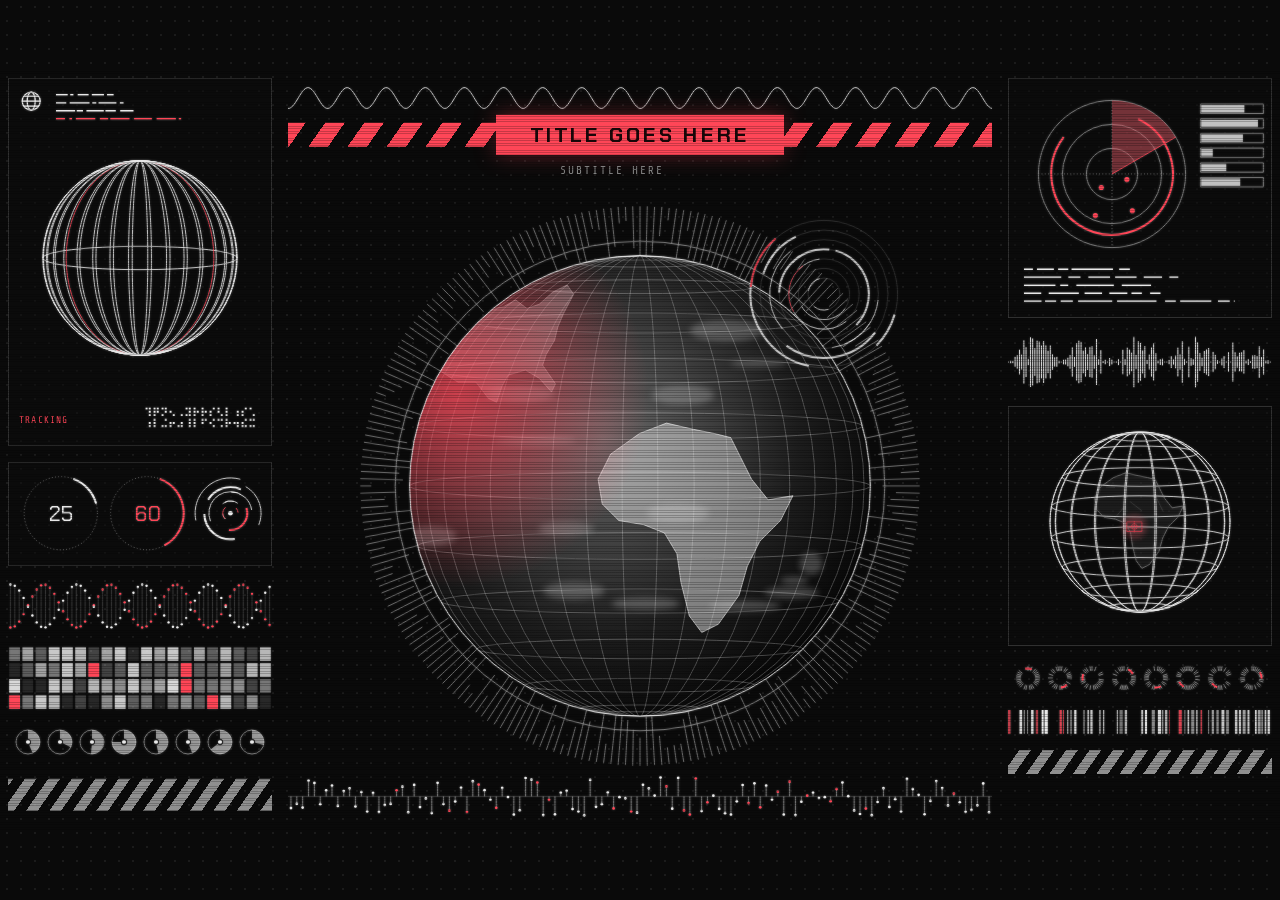
<file: screens/layout-ops.html>
<!doctype html>
<html lang="en">
<head>
<meta charset="utf-8">
<title>Layout: Operations</title>
<link rel="stylesheet" href="../styles/hud.css">
</head>
<body>
<!-- Third card of the kit's "4 pre-made layouts": globe in a side box, big Earth center, warning stripes. -->
<div class="stage">
  <!-- left column -->
  <div class="panel" style="left:10px;top:10px;width:330px;height:460px"></div>
  <div data-part="icon" data-i="37" style="left:24px;top:24px;width:30px;height:30px"></div>
  <div data-part="dashes" data-red data-rows="4" style="left:70px;top:26px;width:160px;height:40px"></div>
  <div data-part="globe" data-lat="2" data-lon="16" data-red style="left:40px;top:100px;width:270px;height:270px"></div>
  <div class="lbl red" style="left:24px;top:430px;font-size:12px">Tracking</div>
  <div data-part="braille" data-live data-rate="7" data-cols="14" data-rows="2" style="left:180px;top:420px;width:140px;height:28px"></div>
  <div class="panel" style="left:10px;top:490px;width:330px;height:130px"></div>
  <div data-part="gauge" data-value="25" style="left:24px;top:502px;width:104px;height:104px"></div>
  <div data-part="gauge" data-value="60" data-red style="left:132px;top:502px;width:104px;height:104px"></div>
  <div data-part="segs" data-red data-dot style="left:240px;top:506px;width:96px;height:96px"></div>
  <div data-part="helix" data-live data-k="4" data-w="330" data-h="60" style="left:10px;top:640px;width:330px;height:60px"></div>
  <div data-part="grid" data-live data-rate="3" data-cols="20" data-rows="4" data-w="330" data-h="80" style="left:10px;top:720px;width:330px;height:80px"></div>
  <div data-part="dials" data-n="8" data-kind="disc" style="left:10px;top:820px;width:330px;height:40px"></div>
  <div class="hazard white" style="left:10px;top:886px;width:330px;height:40px;opacity:.6"></div>

  <!-- center -->
  <div data-part="line" data-live data-k="18" data-w="880" data-h="30" style="left:360px;top:20px;width:880px;height:30px"></div>
  <div class="hazard" style="left:360px;top:66px;width:880px;height:30px"></div>
  <div class="banner" style="left:620px;top:56px;width:360px;height:50px;font-size:26px">Title goes here</div>
  <div class="lbl dim" style="left:700px;top:118px">Subtitle here</div>
  <div data-part="ticks" data-n="240" data-rand data-len="9" style="left:420px;top:140px;width:760px;height:760px;opacity:.5"></div>
  <div data-part="earth" style="left:440px;top:160px;width:720px;height:720px"></div>
  <div data-part="segs" data-red data-guides data-step="6" style="left:930px;top:180px;width:200px;height:200px;opacity:.8"></div>
  <div data-part="stems" data-live data-rate="2" data-n="120" data-w="880" data-h="56" style="left:360px;top:880px;width:880px;height:56px"></div>

  <!-- right column -->
  <div class="panel" style="left:1260px;top:10px;width:330px;height:300px"></div>
  <div data-part="radar" data-red style="left:1290px;top:30px;width:200px;height:200px"></div>
  <div data-part="meters" data-live data-rate="4" data-rows="6" style="left:1500px;top:40px;width:80px;height:110px"></div>
  <div data-part="dashes" data-rows="5" style="left:1280px;top:244px;width:290px;height:50px"></div>
  <div data-part="bars" data-live data-mirror data-env="5" data-n="120" data-fill=".4" data-w="330" data-h="70" style="left:1260px;top:330px;width:330px;height:70px"></div>
  <div class="panel" style="left:1260px;top:420px;width:330px;height:300px"></div>
  <div data-part="globe" data-lat="9" data-lon="9" style="left:1300px;top:440px;width:250px;height:250px"></div>
  <div data-part="map" data-which="africa" data-mx="44" data-my="60" style="left:1365px;top:500px;width:120px;height:130px;opacity:.8"></div>
  <div data-part="dials" data-n="8" style="left:1260px;top:740px;width:330px;height:40px"></div>
  <div data-part="barcode" data-live data-rate="3" data-w="330" data-h="30" style="left:1260px;top:800px;width:330px;height:30px"></div>
  <div class="hazard white" style="left:1260px;top:850px;width:330px;height:30px;opacity:.6"></div>
</div>
<script src="../js/parts.js"></script>
</body>
</html>
</file>
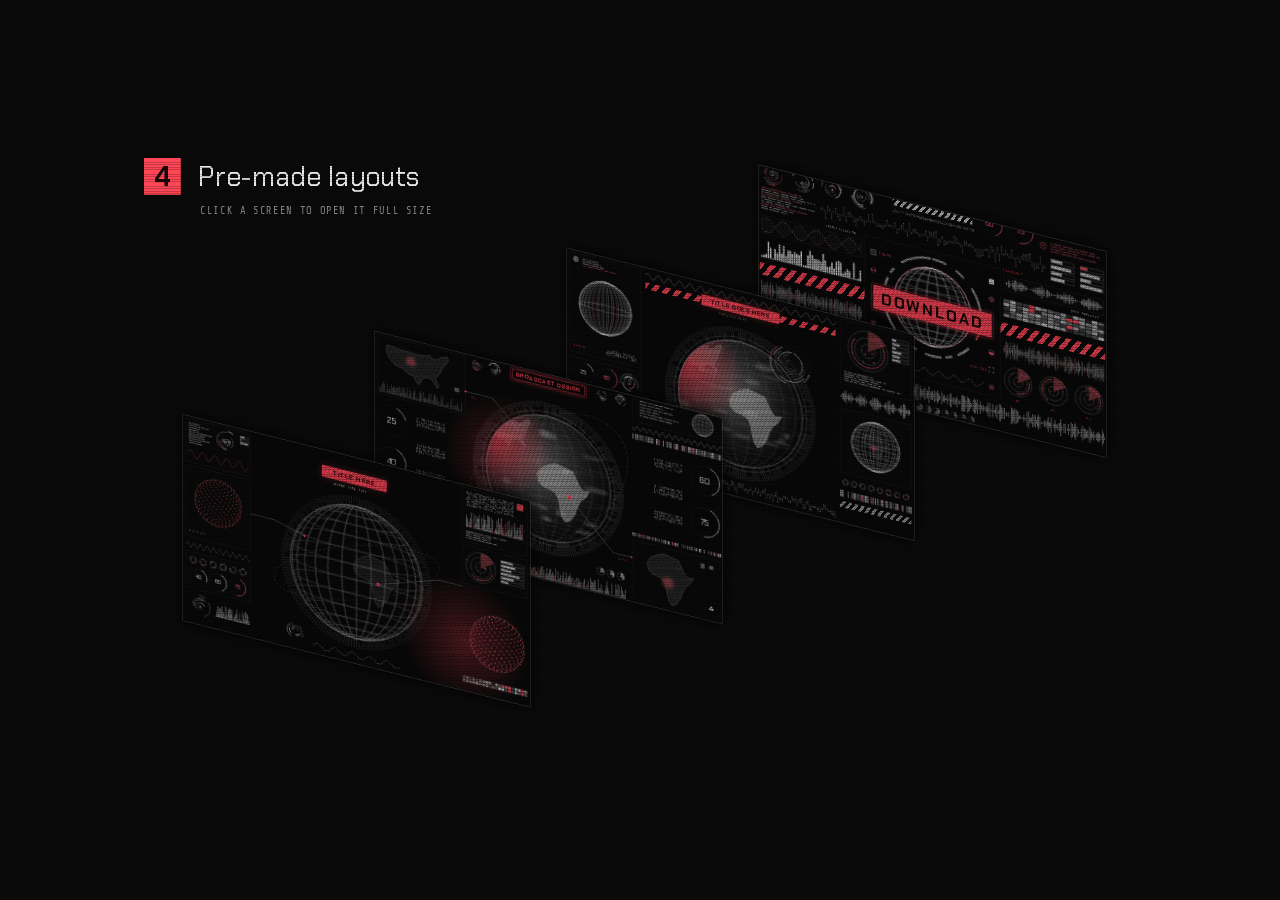
<file: screens/layouts.html>
<!doctype html>
<html lang="en">
<head>
<meta charset="utf-8">
<title>Pre-made Layouts</title>
<link rel="stylesheet" href="../styles/hud.css">
<style>
  body { background-image: none; }
  .card {
    width: 1600px; height: 950px; transform-origin: 0 0; cursor: pointer;
    border: 3px solid #444; box-shadow: 0 0 60px rgba(0, 0, 0, .9);
    transition: transform .25s, border-color .25s, filter .25s; filter: brightness(.8);
  }
  .card iframe { width: 100%; height: 100%; border: 0; pointer-events: none; display: block; }
  .card:hover { border-color: var(--red); filter: brightness(1.05); }
  .heading { display: flex; align-items: center; gap: 22px; font-family: var(--font-display); font-size: 34px; }
  .heading .n { background: var(--red); color: #1a0709; font-weight: 700; width: 46px; height: 46px; display: grid; place-items: center; }
  .hint { color: var(--text-dim); font-size: 13px; letter-spacing: .1em; }
</style>
</head>
<body>
<div class="stage" id="stage">
  <div class="heading" style="left:180px;top:110px"><span class="n">4</span>Pre-made layouts</div>
  <div class="lbl hint" style="left:250px;top:168px">Click a screen to open it full size</div>
</div>
<script>
  // Back-to-front, so the front card is drawn last and sits on top.
  const cards = ["download.html", "layout-ops.html", "broadcast.html", "layout-globe.html"];
  const stage = document.getElementById("stage");
  cards.forEach((src, i) => {
    const k = 3 - i; // 0 = front
    const x = 228 + k * 240, y = 430 - k * 104;
    const el = document.createElement("div");
    el.className = "card";
    el.innerHTML = `<iframe src="${src}" loading="lazy" tabindex="-1"></iframe>`;
    const base = `translate(${x}px,${y}px) skewY(14deg) scale(.272)`;
    el.style.transform = base;
    el.onmouseenter = () => (el.style.transform = `translate(${x}px,${y - 24}px) skewY(14deg) scale(.272)`);
    el.onmouseleave = () => (el.style.transform = base);
    el.onclick = () => (location.href = src);
    stage.appendChild(el);
  });
</script>
<script src="../js/parts.js"></script>
</body>
</html>
</file>
<file: styles/tokens.css>
/* Shared look for every mock-up, matched by eye to the Figma "Futuristic UI Kit" pictures.
   Colors were sampled straight from the pictures; the fonts are free stand-ins chosen to
   look close, since the kit's real font isn't recorded in the Figma file. */
@import url("https://fonts.googleapis.com/css2?family=Chakra+Petch:wght@400;600;700&family=Share+Tech+Mono&display=swap");

:root {
  /* colors */
  --bg: #0a0a0a;            /* near-black screen background */
  --panel: #101010;         /* slightly lifted boxes */
  --line: #3a3a3a;          /* thin panel borders and grid lines */
  --text: #e8e8e8;          /* main white-ish text and line art */
  --text-dim: #8a8a8a;      /* secondary labels */
  --red: #ff4657;           /* the one accent color: banners, warnings, highlights */
  --red-deep: #ea3e4c;      /* red on darker areas */
  --red-glow: rgba(255, 70, 87, 0.35);

  /* fonts */
  --font-display: "Chakra Petch", "Eurostile", sans-serif;  /* big titles, banners */
  --font-mono: "Share Tech Mono", ui-monospace, monospace;  /* small labels, numbers */

  /* sizes */
  --stroke: 1px;            /* almost everything is drawn with hairlines */
  --gap: 16px;
}
</file>
<file: styles/hud.css>
/* Shared styling for every mock-up screen. */
@import url("tokens.css");

* { box-sizing: border-box; }
html, body { margin: 0; height: 100%; overflow: hidden; }
body {
  background: var(--bg);
  background-image: radial-gradient(rgba(255, 255, 255, 0.07) 1px, transparent 1px);
  background-size: 14px 14px;
  color: var(--text);
  font-family: var(--font-mono);
}

/* Every screen is laid out on a fixed 1600x950 board, scaled to the window by parts.js. */
.stage { position: absolute; left: 0; top: 0; width: 1600px; height: 950px; transform-origin: 0 0; overflow: hidden; }
.stage > * { position: absolute; }
/* faint TV scan lines over everything */
.stage::after {
  content: ""; position: absolute; inset: 0; pointer-events: none; z-index: 50;
  background: repeating-linear-gradient(0deg, rgba(0, 0, 0, 0.22) 0 1px, transparent 1px 3px);
}
.glow { border-radius: 50%; background: radial-gradient(circle, var(--red-glow), transparent 70%); pointer-events: none; }

/* ---- line drawings ---- */
.part svg, svg.part { display: block; width: 100%; height: 100%; overflow: visible; }
svg.hud * { fill: none; stroke: var(--text); stroke-width: 1; vector-effect: non-scaling-stroke; }
svg.hud .r { stroke: var(--red); }
svg.hud .d { stroke: var(--text-dim); }
svg.hud .faint { opacity: 0.35; }
svg.hud .dots { stroke-dasharray: 1 3; }
svg.hud .thick { stroke-width: 2.5; }
svg.hud .fw, svg.hud .fg { fill: var(--text); stroke: none; }
svg.hud .fr { fill: var(--red); stroke: none; }
svg.hud .fd { fill: var(--text-dim); stroke: none; }
svg.hud .fk { fill: var(--bg); stroke: none; }
svg.hud .k { stroke: var(--bg); stroke-width: 2.5; }
svg.hud .sweep { fill: var(--red-glow); stroke: none; }
svg.hud .sweep.grey { fill: rgba(255, 255, 255, 0.14); }
svg.hud .land { fill: rgba(225, 225, 225, 0.5); stroke: rgba(255, 255, 255, 0.7); }
svg.hud text { fill: var(--text); stroke: none; font-family: var(--font-display); font-size: 26px; }
svg.hud .tr { fill: var(--red); }
svg.hud .spin { transform-box: view-box; transform-origin: 50px 50px; animation: spin 6s linear infinite; }
svg.hud.icon * { stroke-width: 1.6; }
svg.hud.redicon { --text: var(--red); }
.part svg { filter: drop-shadow(0 0 1.5px rgba(255, 255, 255, 0.35)); }
@keyframes spin { to { transform: rotate(360deg); } }

/* ---- boxes, labels, banners ---- */
.panel { border: 1px solid var(--line); background: rgba(14, 14, 14, 0.55); }
.panel.solid { background: var(--bg); }
.lbl { font-family: var(--font-mono); font-size: 14px; letter-spacing: 0.14em; text-transform: uppercase; color: var(--text); white-space: nowrap; }
.lbl.red { color: var(--red); }
.lbl.dim { color: var(--text-dim); }
.banner {
  display: flex; align-items: center; justify-content: center;
  background: var(--red); color: #1a0709;
  font-family: var(--font-display); font-weight: 700; letter-spacing: 0.14em; text-transform: uppercase;
  box-shadow: 0 0 28px var(--red-glow);
}
.banner.ghost { background: transparent; color: var(--red); border: 2px solid var(--red); text-shadow: 0 0 10px var(--red-glow); }
.bracket { outline: 1px solid var(--red); outline-offset: 7px; }
.hazard { background: repeating-linear-gradient(-55deg, var(--red) 0 20px, transparent 20px 40px); }
.hazard.white { background: repeating-linear-gradient(-55deg, var(--text) 0 12px, transparent 12px 24px); }
.blink { animation: blink 1.4s steps(2) infinite; }
@keyframes blink { 50% { opacity: 0.25; } }

/* ---- big "36+ CIRCULAR ELEMENTS" style title blocks ---- */
.kit-title { display: flex; align-items: center; gap: 36px; }
.kit-title .count {
  position: relative; background: var(--red); color: #1a0709; padding: 0 44px 0 30px;
  font-family: var(--font-display); font-weight: 700; font-size: 120px; line-height: 190px;
  box-shadow: 0 0 40px var(--red-glow);
}
.kit-title .count sup { position: absolute; top: -48px; right: 10px; font-size: 64px; }
.kit-title .words { font-family: var(--font-display); font-size: 84px; line-height: 0.95; text-transform: uppercase; letter-spacing: 0.04em; text-shadow: 0 0 14px rgba(255, 255, 255, 0.35); }
.kit-title .words b { display: block; font-weight: 700; }
.kit-title .words span { font-weight: 400; }
</file>
